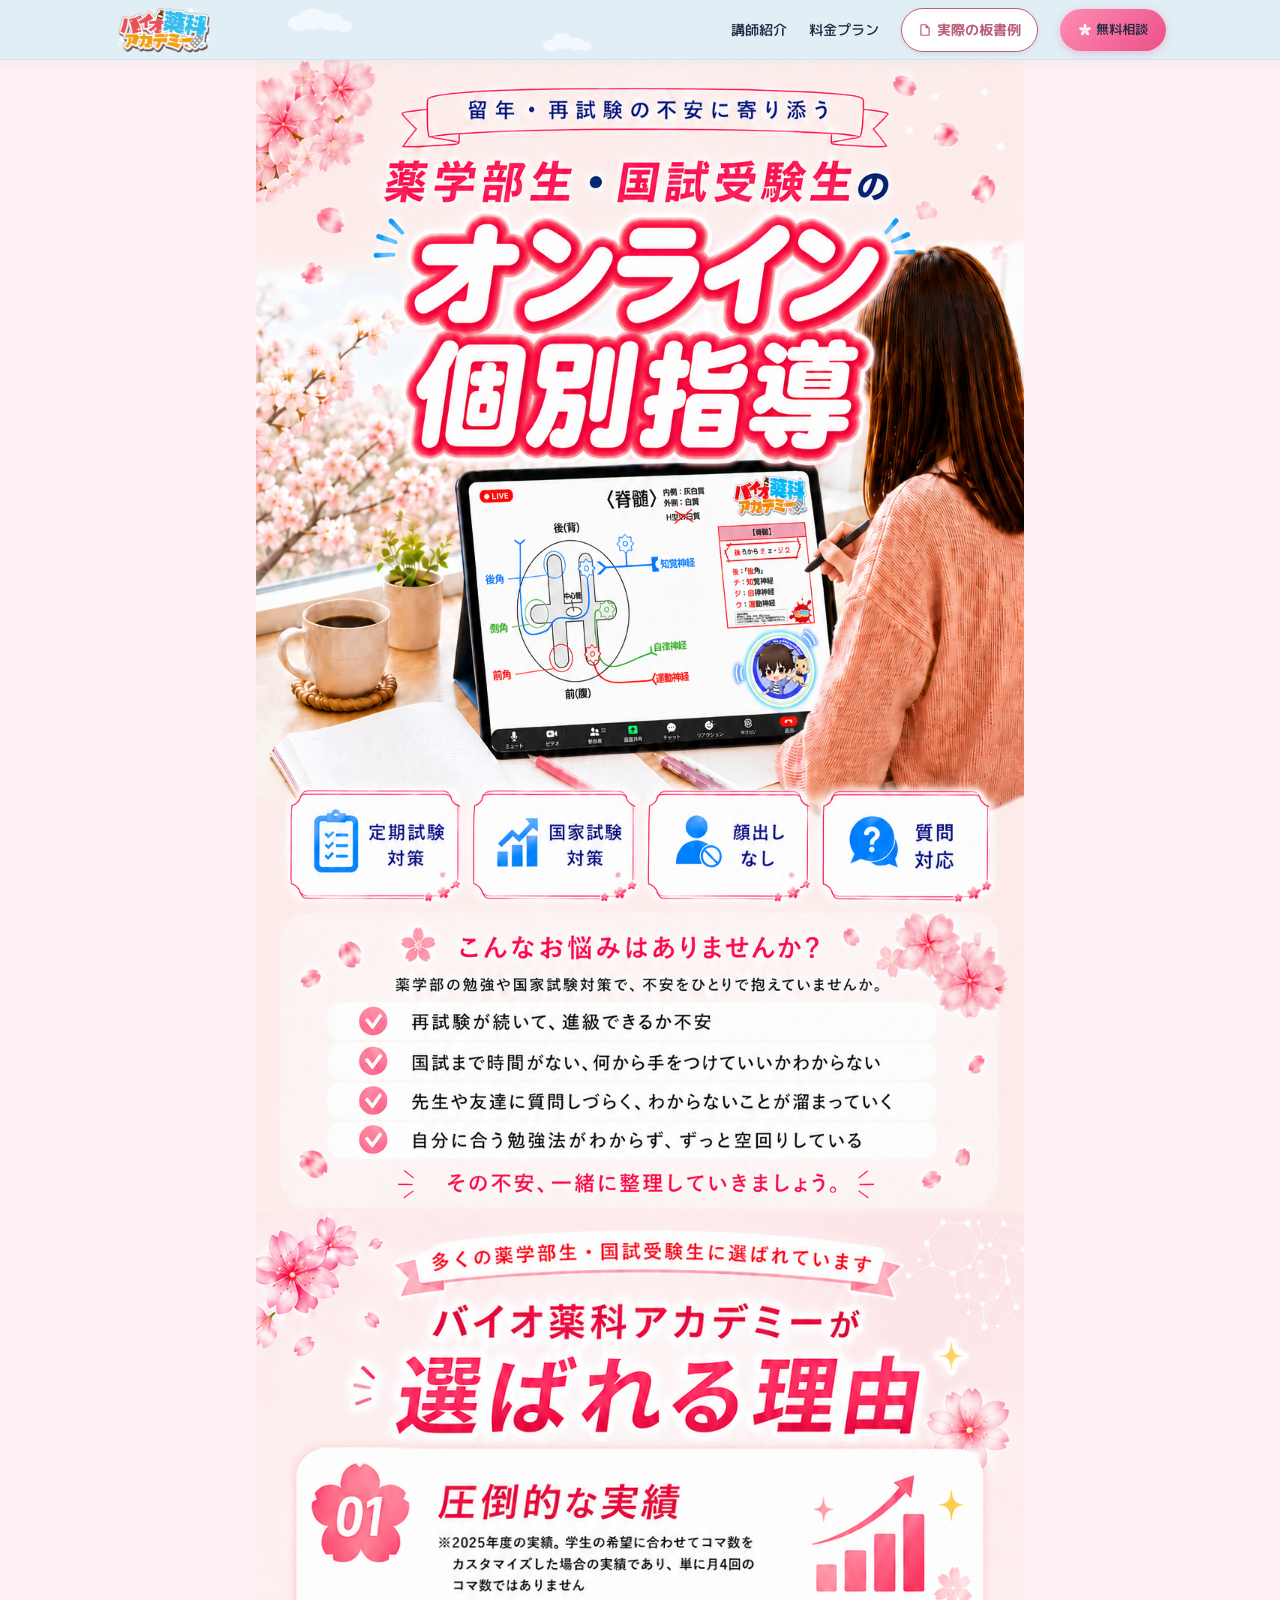
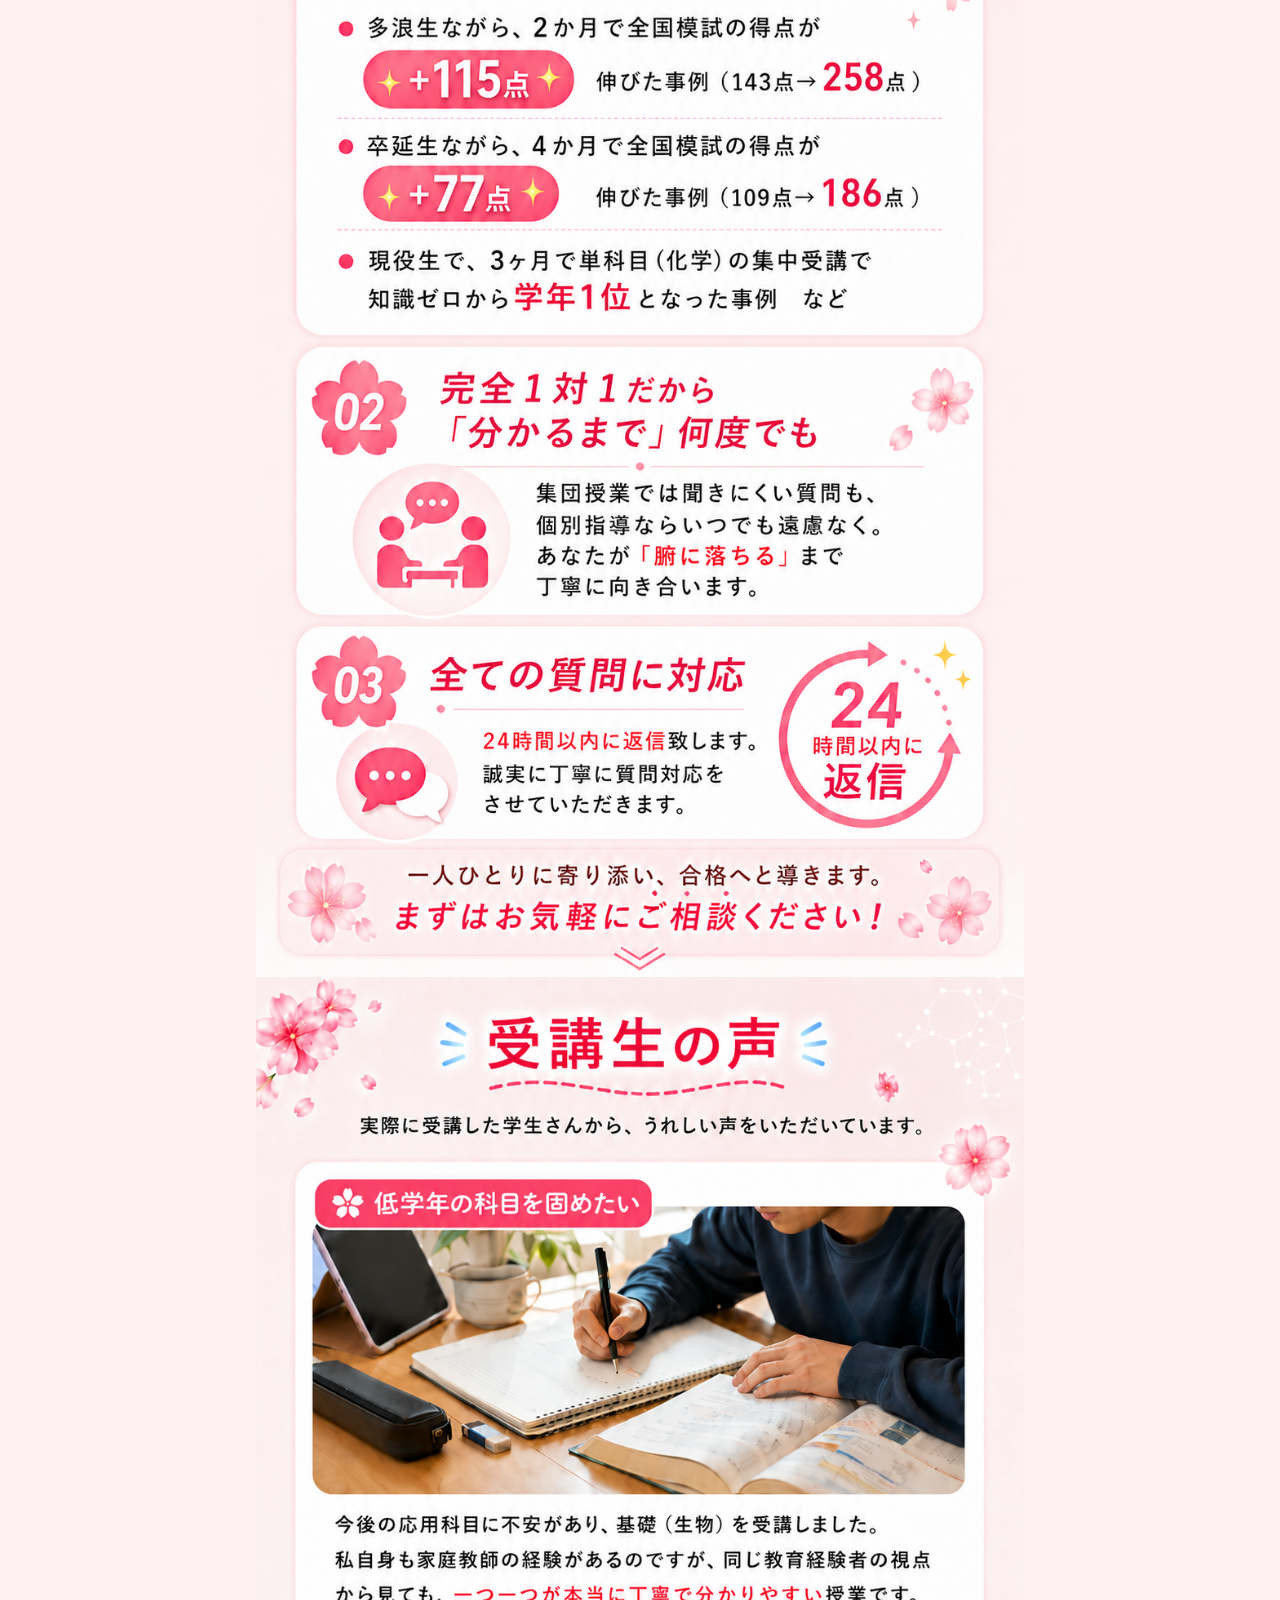
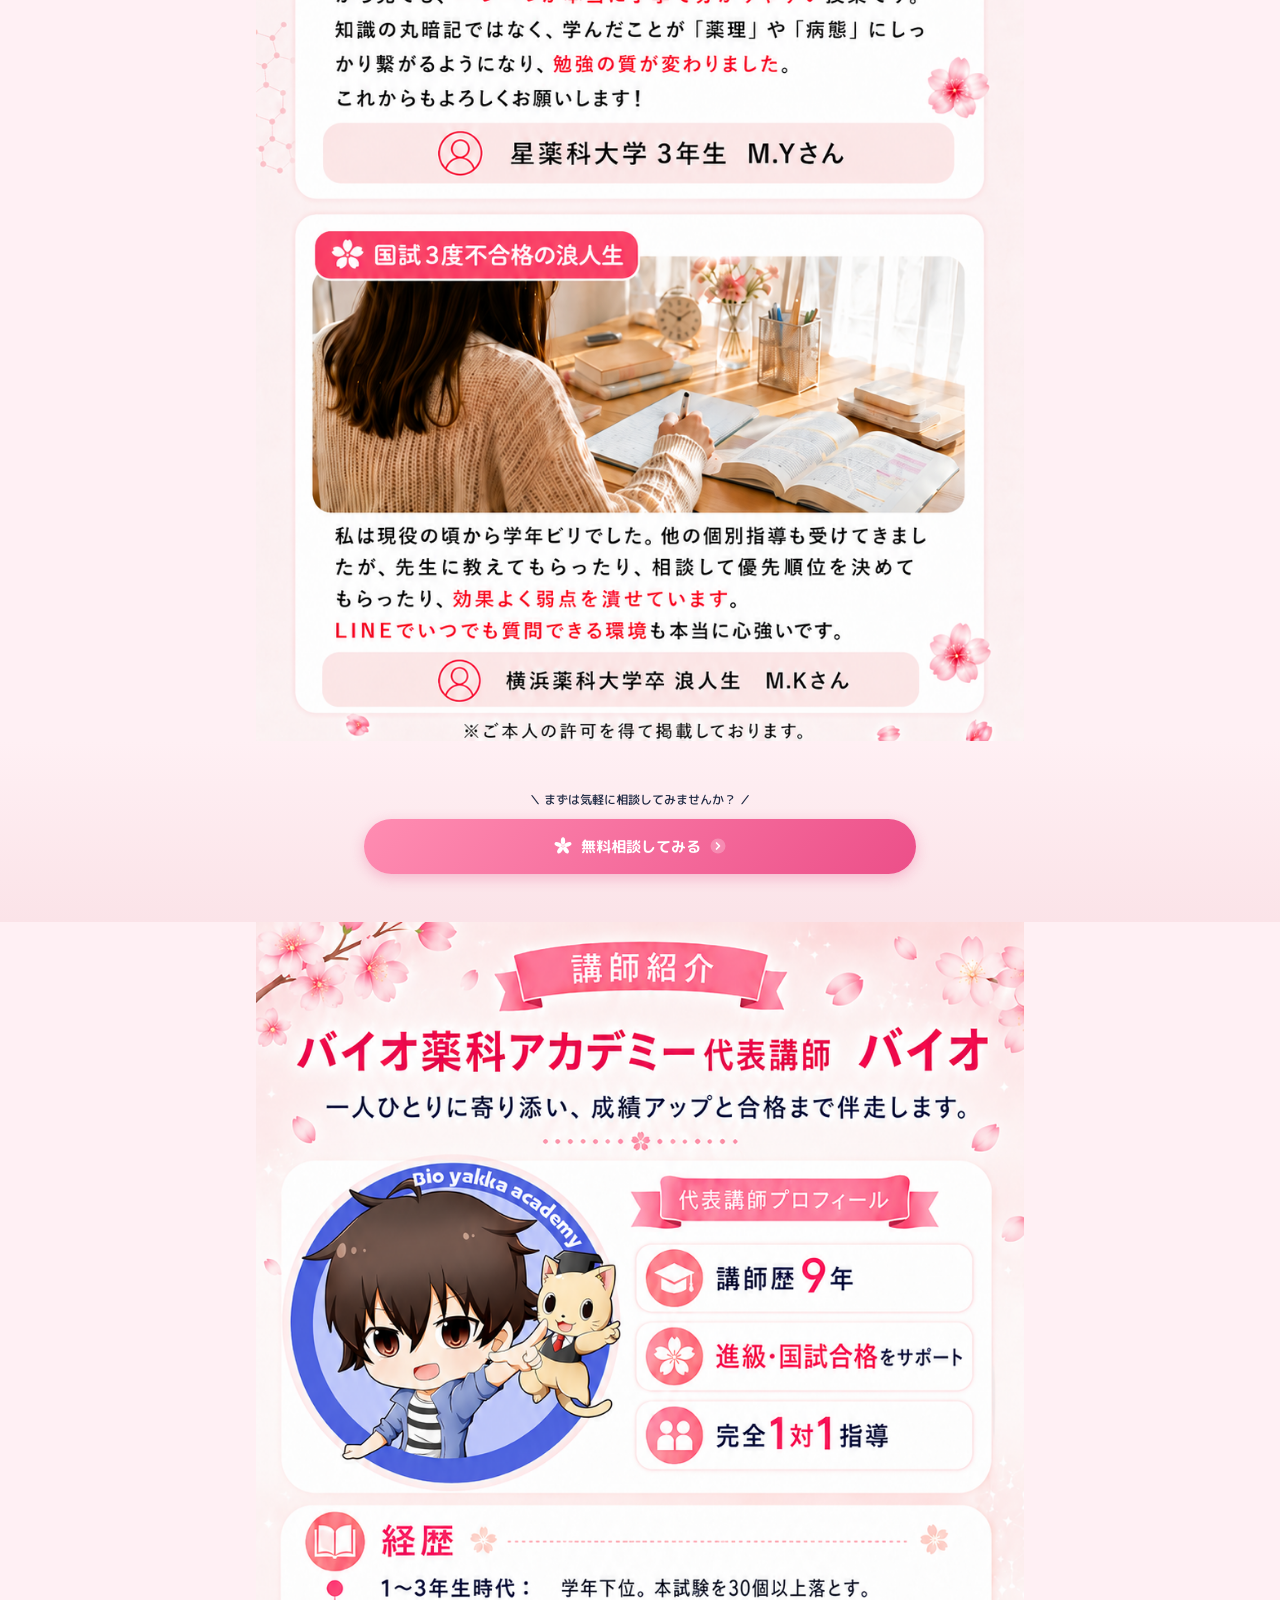
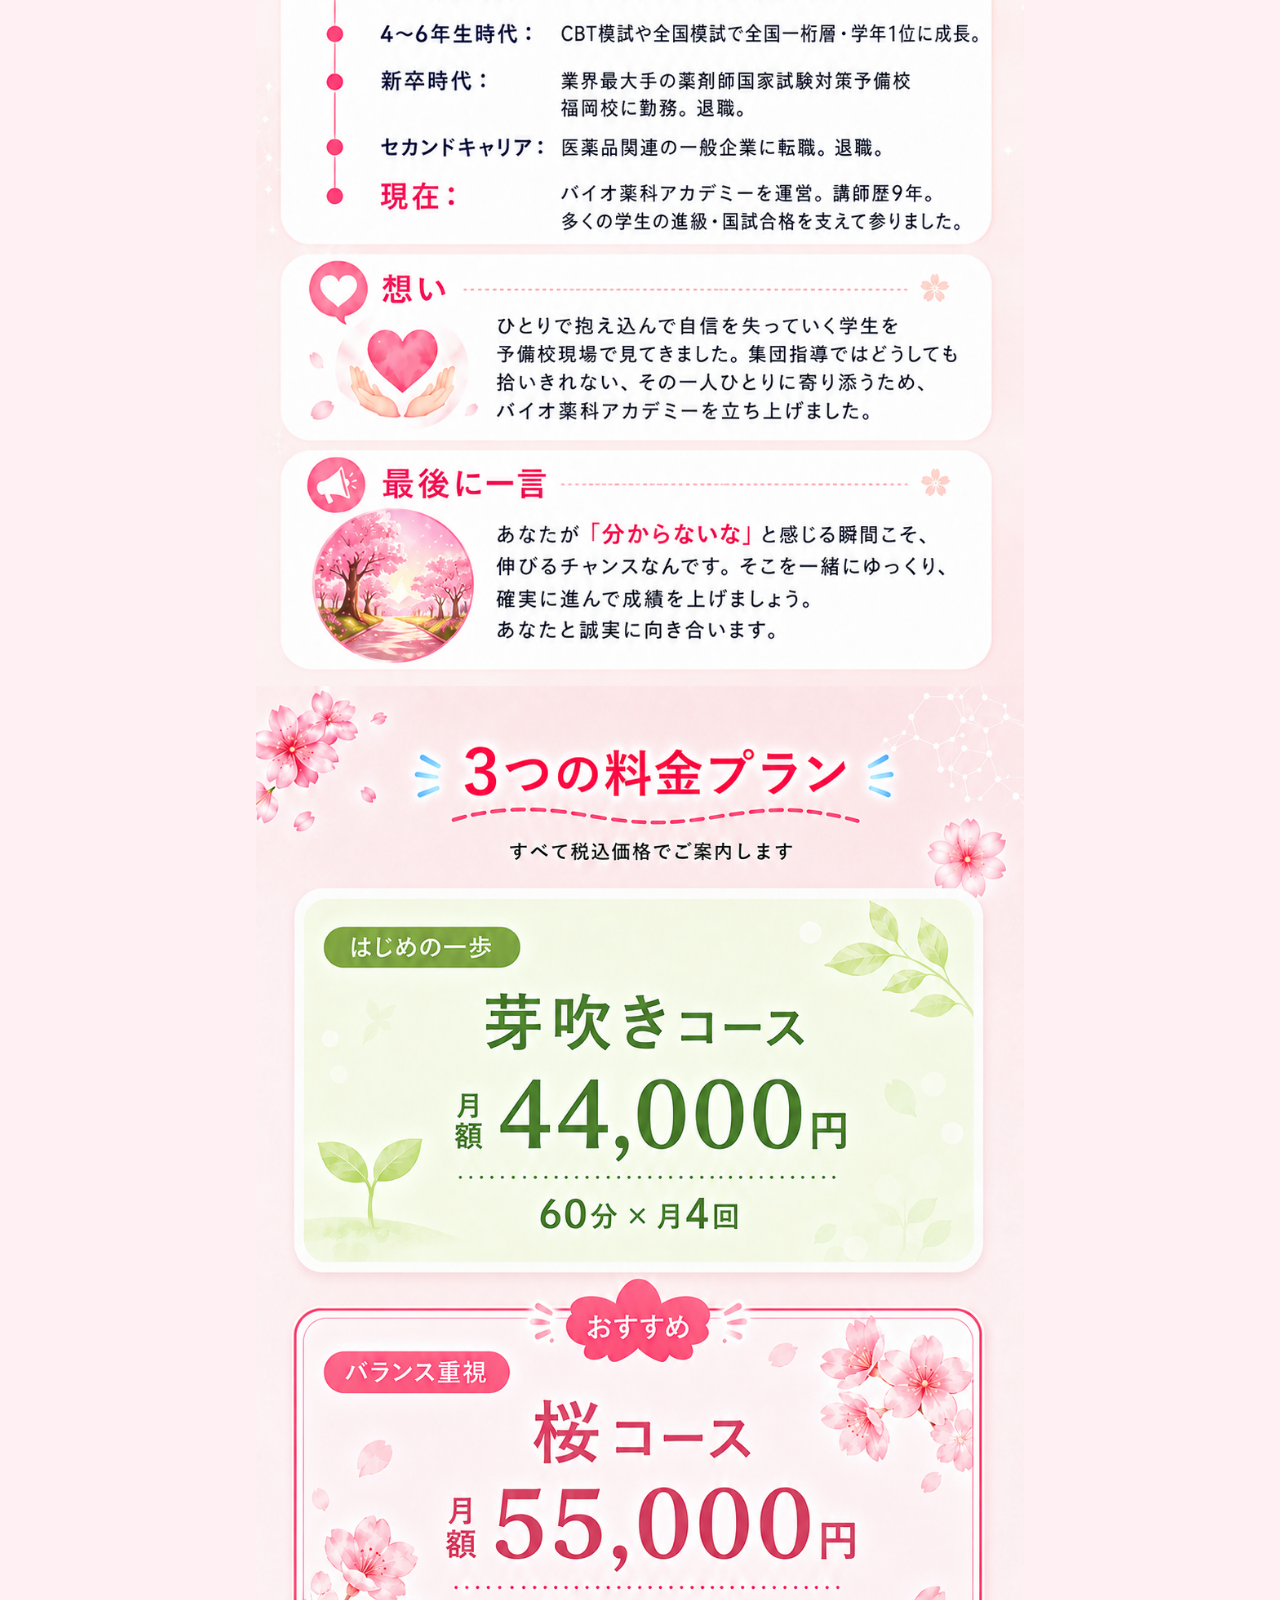
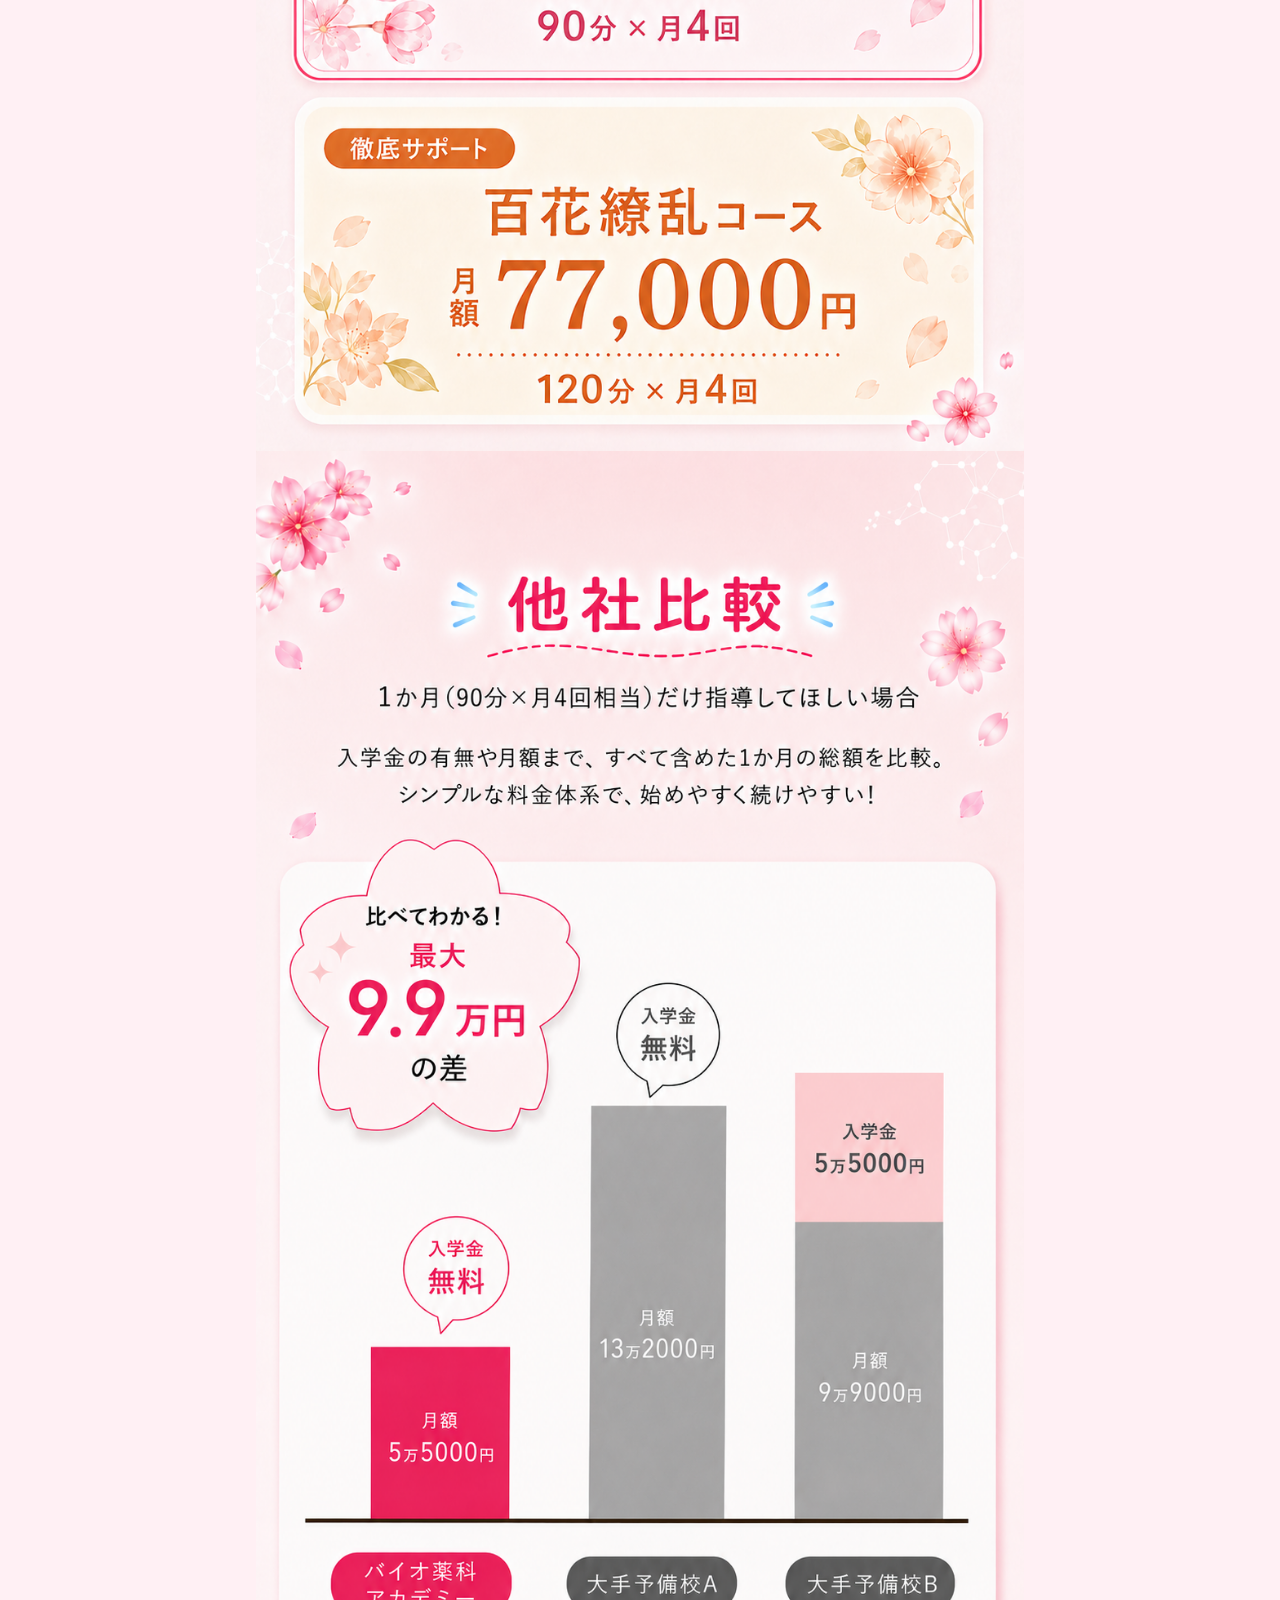
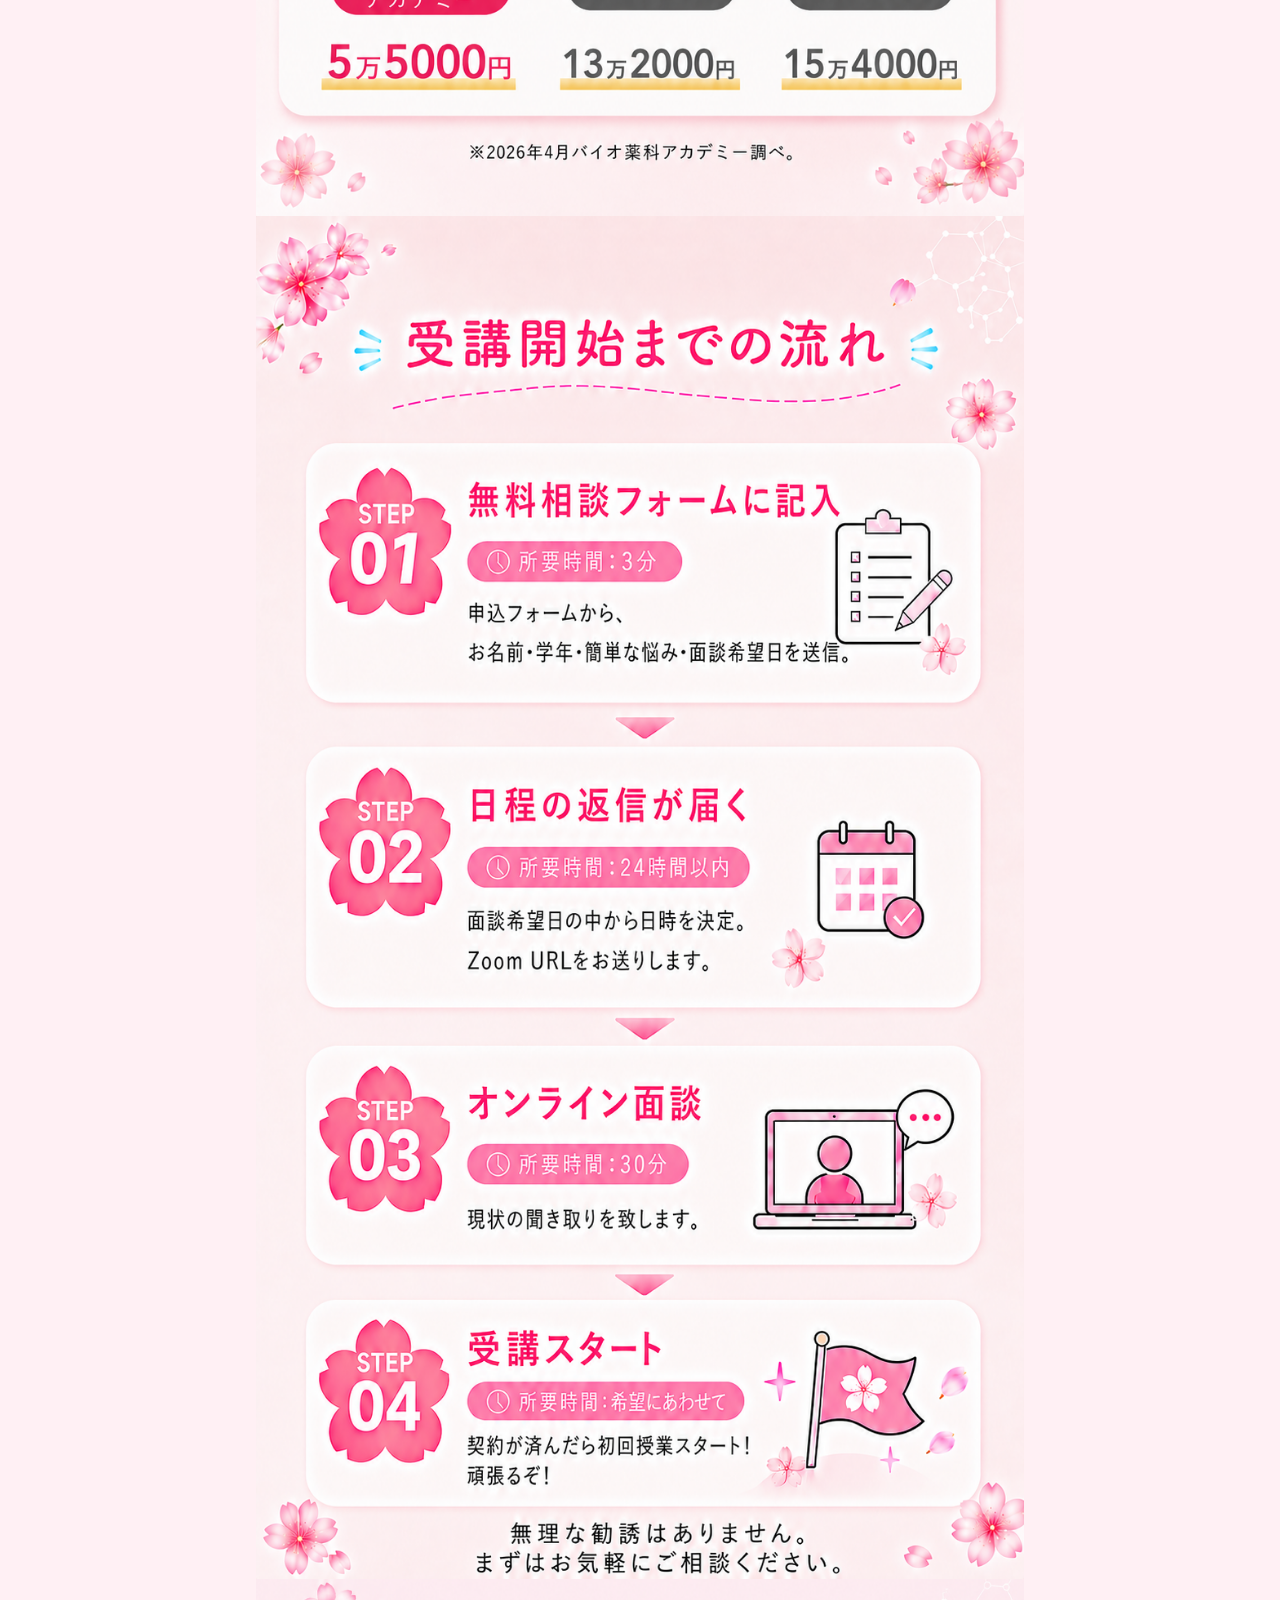
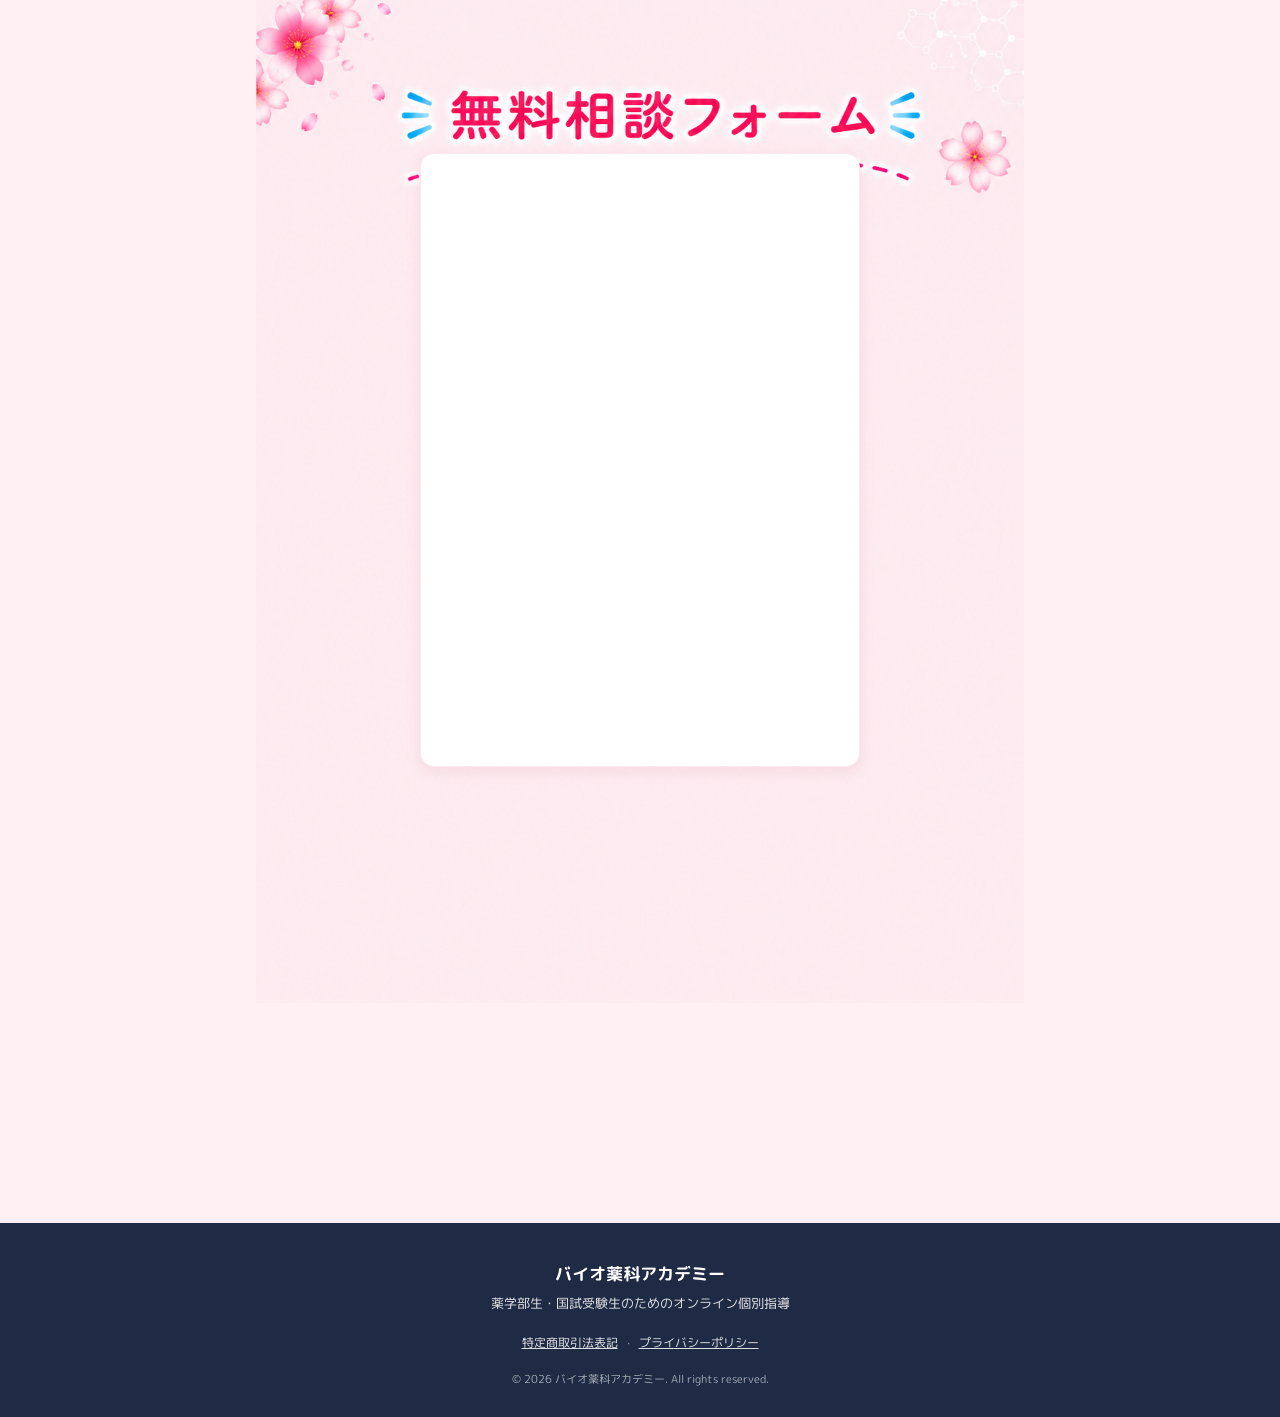
<file: index.html>
<!DOCTYPE html>
<html lang="ja">
<head>
  <meta charset="UTF-8">
  <meta name="viewport" content="width=device-width, initial-scale=1.0">
  <title>バイオ薬科アカデミー｜薬学部生・国試受験生のオンライン個別指導</title>
  <meta name="description" content="留年・再試験の不安に寄り添う、薬学部生・国試受験生のためのオンライン1対1完全個別指導。業界最大手予備校で講師歴9年のバイオが、ひとりひとりに寄り添います。無料相談受付中。">
  <meta name="format-detection" content="telephone=no">

  <!-- OGP -->
  <meta property="og:title" content="バイオ薬科アカデミー｜薬学部生・国試受験生のオンライン個別指導">
  <meta property="og:description" content="留年・再試験の不安に寄り添う、薬学部生・国試受験生のためのオンライン1対1完全個別指導。">
  <meta property="og:type" content="website">
  <meta property="og:image" content="①ヒーローと共感.png">

  <!-- Google Fonts: M PLUS Rounded 1c -->
  <link rel="preconnect" href="https://fonts.googleapis.com">
  <link rel="preconnect" href="https://fonts.gstatic.com" crossorigin>
  <link href="https://fonts.googleapis.com/css2?family=M+PLUS+Rounded+1c:wght@400;500;700&display=swap" rel="stylesheet">

  <!-- GA4 タグ（測定ID：G-TWLWT0NKRB / プロパティ：バイオ薬科アカデミー） -->
  <script async src="https://www.googletagmanager.com/gtag/js?id=G-TWLWT0NKRB"></script>
  <script>
    window.dataLayer = window.dataLayer || [];
    function gtag(){dataLayer.push(arguments);}
    gtag('js', new Date());
    gtag('config', 'G-TWLWT0NKRB');
  </script>

  <link rel="stylesheet" href="styles.css">
</head>
<body>

  <!-- ========== Header ========== -->
  <header class="site-header">
    <div class="header-petals" aria-hidden="true">
      <svg class="cloud cloud-1" viewBox="0 0 80 35">
        <ellipse cx="20" cy="22" rx="13" ry="9" fill="white"/>
        <ellipse cx="35" cy="17" rx="16" ry="12" fill="white"/>
        <ellipse cx="55" cy="20" rx="14" ry="10" fill="white"/>
        <ellipse cx="70" cy="25" rx="10" ry="7" fill="white"/>
      </svg>
      <svg class="cloud cloud-2" viewBox="0 0 80 35">
        <ellipse cx="18" cy="24" rx="11" ry="8" fill="white"/>
        <ellipse cx="33" cy="18" rx="14" ry="11" fill="white"/>
        <ellipse cx="52" cy="22" rx="12" ry="9" fill="white"/>
        <ellipse cx="65" cy="25" rx="9" ry="6" fill="white"/>
      </svg>
      <svg class="petal petal-1" viewBox="0 0 30 30">
        <ellipse cx="15" cy="15" rx="5.5" ry="10" fill="#FFB6C8" transform="rotate(25 15 15)"/>
      </svg>
      <svg class="petal petal-2" viewBox="0 0 30 30">
        <ellipse cx="15" cy="15" rx="4.5" ry="8.5" fill="#FFC8D5" transform="rotate(-30 15 15)"/>
      </svg>
      <svg class="petal petal-3" viewBox="0 0 30 30">
        <ellipse cx="15" cy="15" rx="5" ry="9" fill="#F5A8BD" transform="rotate(50 15 15)"/>
      </svg>
    </div>
    <div class="header-inner">
      <a href="#" class="brand" aria-label="バイオ薬科アカデミー">
        <img src="logo.png" alt="バイオ薬科アカデミー" class="logo">
      </a>

      <nav class="nav-pc" aria-label="メインナビ（PC）">
        <a href="#section-5">講師紹介</a>
        <a href="#section-6">料金プラン</a>
        <a href="機能形態学[20-44p].pdf" target="_blank" rel="noopener" class="nav-pdf">
          <svg viewBox="0 0 24 24" width="14" height="14" aria-hidden="true">
            <path d="M14 2H6c-1.1 0-2 .9-2 2v16c0 1.1.9 2 2 2h12c1.1 0 2-.9 2-2V8l-6-6zm4 18H6V4h7v5h5v11z" fill="currentColor"/>
          </svg>
          実際の板書例
        </a>
        <a href="#section-9" class="btn-header">
          <svg class="sakura-icon-sm" viewBox="0 0 24 24" width="14" height="14" aria-hidden="true">
            <g fill="#FFFFFF">
              <ellipse cx="12" cy="6" rx="2.6" ry="4.6"/>
              <ellipse cx="12" cy="6" rx="2.6" ry="4.6" transform="rotate(72 12 12)"/>
              <ellipse cx="12" cy="6" rx="2.6" ry="4.6" transform="rotate(144 12 12)"/>
              <ellipse cx="12" cy="6" rx="2.6" ry="4.6" transform="rotate(216 12 12)"/>
              <ellipse cx="12" cy="6" rx="2.6" ry="4.6" transform="rotate(288 12 12)"/>
            </g>
            <circle cx="12" cy="12" r="1.7" fill="#FFE5EC"/>
          </svg>
          無料相談
        </a>
      </nav>

      <div class="mobile-controls">
        <a href="機能形態学[20-44p].pdf" target="_blank" rel="noopener" class="mobile-pdf">
          <svg viewBox="0 0 24 24" width="13" height="13" aria-hidden="true">
            <path d="M14 2H6c-1.1 0-2 .9-2 2v16c0 1.1.9 2 2 2h12c1.1 0 2-.9 2-2V8l-6-6zm4 18H6V4h7v5h5v11z" fill="currentColor"/>
          </svg>
          板書例
        </a>
        <a href="#section-9" class="btn-header btn-mobile">
          <svg class="sakura-icon-sm" viewBox="0 0 24 24" width="14" height="14" aria-hidden="true">
            <g fill="#FFFFFF">
              <ellipse cx="12" cy="6" rx="2.6" ry="4.6"/>
              <ellipse cx="12" cy="6" rx="2.6" ry="4.6" transform="rotate(72 12 12)"/>
              <ellipse cx="12" cy="6" rx="2.6" ry="4.6" transform="rotate(144 12 12)"/>
              <ellipse cx="12" cy="6" rx="2.6" ry="4.6" transform="rotate(216 12 12)"/>
              <ellipse cx="12" cy="6" rx="2.6" ry="4.6" transform="rotate(288 12 12)"/>
            </g>
            <circle cx="12" cy="12" r="1.7" fill="#FFE5EC"/>
          </svg>
          無料相談
        </a>
      </div>
    </div>
  </header>

  <main>

    <!-- ========== ① ヒーロー＋共感（統合画像） ========== -->
    <section id="section-1" class="section-img">
      <img src="①ヒーローと共感.png" alt="留年・再試験の不安に寄り添う。薬学部生・国試受験生のオンライン個別指導。定期試験対策・国家試験対策・顔出しなし・質問対応" loading="eager">
    </section>

    <!-- ========== ② 選ばれる理由 ========== -->
    <section id="section-2" class="section-img">
      <img src="02-reasons.png" alt="バイオ薬科アカデミーが選ばれる理由：①圧倒的な実績（多浪生が2か月で全国模試115点アップ等）、②完全1対1だから分かるまで何度でも、③24時間以内に質問返信" loading="lazy">
    </section>

    <!-- ========== ③ 紹介動画＋PDF（HTMLオーバーレイ） — 動画準備中のため一時非表示 ========== -->
    <!--
    <section id="section-3" class="section-img has-overlay">
      <img src="③紹介動画.png" alt="紹介動画" loading="lazy">
      <div class="overlay overlay-3">
        <div class="video-wrapper">
          <iframe
            src="https://www.youtube-nocookie.com/embed/YOUR_VIDEO_ID?rel=0"
            title="バイオ薬科アカデミー 紹介動画"
            frameborder="0"
            allow="accelerometer; clipboard-write; encrypted-media; gyroscope; picture-in-picture"
            allowfullscreen
            loading="lazy"></iframe>
        </div>
        <a href="機能形態学[20-44p].pdf" target="_blank" rel="noopener" class="pdf-card">
          <span class="pdf-icon" aria-hidden="true">
            <svg viewBox="0 0 24 24" width="28" height="28">
              <path d="M14 2H6c-1.1 0-2 .9-2 2v16c0 1.1.9 2 2 2h12c1.1 0 2-.9 2-2V8l-6-6zm4 18H6V4h7v5h5v11z" fill="#B85F76"/>
            </svg>
          </span>
          <span class="pdf-text">実際の教材PDFを見てみる！</span>
          <span class="pdf-arrow" aria-hidden="true">
            <svg viewBox="0 0 24 24" width="18" height="18" fill="none">
              <path d="M9 6l6 6-6 6" stroke="#B85F76" stroke-width="2" stroke-linecap="round" stroke-linejoin="round"/>
            </svg>
          </span>
        </a>
      </div>
    </section>
    -->

    <!-- ========== ④ 受講生の声 ========== -->
    <section id="section-4" class="section-img">
      <img src="④受講生の声.png" alt="受講生の声：低学年の科目を固めたい星薬科大学3年生の声、国試3度不合格の浪人生（横浜薬科大学卒）の声" loading="lazy">
    </section>

    <!-- ========== 中間 CTA ========== -->
    <section class="mid-cta" aria-label="無料相談">
      <div class="container">
        <p class="cta-label">＼ まずは気軽に相談してみませんか？ ／</p>
        <a href="#section-9" class="btn-primary">
          <svg class="sakura-icon" viewBox="0 0 24 24" width="20" height="20" aria-hidden="true">
            <g fill="#FFFFFF">
              <ellipse cx="12" cy="6" rx="2.6" ry="4.6"/>
              <ellipse cx="12" cy="6" rx="2.6" ry="4.6" transform="rotate(72 12 12)"/>
              <ellipse cx="12" cy="6" rx="2.6" ry="4.6" transform="rotate(144 12 12)"/>
              <ellipse cx="12" cy="6" rx="2.6" ry="4.6" transform="rotate(216 12 12)"/>
              <ellipse cx="12" cy="6" rx="2.6" ry="4.6" transform="rotate(288 12 12)"/>
            </g>
            <circle cx="12" cy="12" r="1.7" fill="#FFE5EC"/>
          </svg>
          無料相談してみる
          <svg viewBox="0 0 24 24" width="18" height="18" fill="none" aria-hidden="true">
            <circle cx="12" cy="12" r="10" fill="white" opacity="0.25"/>
            <path d="M10 8l4 4-4 4" stroke="white" stroke-width="2.2" stroke-linecap="round" stroke-linejoin="round"/>
          </svg>
        </a>
      </div>
    </section>

    <!-- ========== ⑤ 講師紹介 ========== -->
    <section id="section-5" class="section-img">
      <img src="⑤講師紹介.png" alt="講師紹介：バイオ（バイオ薬科アカデミー代表講師、薬学部卒、指導歴9年。業界最大手予備校で勤務後、独立。一人ひとりに寄り添う指導を提供）" loading="lazy">
    </section>

    <!-- ========== ⑥ 料金プラン ========== -->
    <section id="section-6" class="section-img">
      <img src="06-pricing.png" alt="3つの料金プラン（すべて税込）：芽吹きコース 月額44,000円（60分×月4回）、桜コース 月額55,000円（90分×月4回・おすすめ）、百花繚乱コース 月額77,000円（120分×月4回）" loading="lazy">
    </section>

    <!-- ========== ⑦ 他社比較 ========== -->
    <section id="section-7" class="section-img">
      <img src="⑦他社比較.png" alt="他社比較：1か月（90分×月4回相当）の総額。バイオ薬科アカデミー 入学金無料・月額5万5000円。大手予備校A 月額13万2000円。大手予備校B 入学金5万5000円・月額9万9000円。最大9.9万円の差。2026年4月バイオ薬科アカデミー調べ" loading="lazy">
    </section>

    <!-- ========== ⑧ 受講の流れ ========== -->
    <section id="section-8" class="section-img">
      <img src="⑧受講の流れ.png" alt="受講開始までの流れ：STEP1 無料相談フォームに記入（3分）、STEP2 日程の返信が届く（24時間以内）、STEP3 オンライン面談（30分）、STEP4 受講スタート（無理な勧誘はありません）" loading="lazy">
    </section>

    <!-- ========== ⑨ フォーム（HTMLオーバーレイ） ========== -->
    <section id="section-9" class="section-img has-overlay">
      <img src="⑨無料フォーム.png" alt="無料相談フォーム" loading="lazy">
      <div class="overlay overlay-9">
        <div class="form-wrapper">
          <!-- Tallyフォーム埋め込み（固定高さ・内部スクロール） -->
          <iframe
            data-tally-src="https://tally.so/embed/Pdv68Q?alignLeft=1&hideTitle=1&transparentBackground=1"
            loading="lazy"
            width="100%"
            height="600"
            frameborder="0"
            title="無料相談フォーム"
            style="max-height: 70vh;"></iframe>
        </div>
      </div>
    </section>

  </main>

  <!-- ========== Footer ========== -->
  <footer class="site-footer">
    <div class="footer-inner">
      <p class="footer-brand">バイオ薬科アカデミー</p>
      <p class="footer-tagline">薬学部生・国試受験生のためのオンライン個別指導</p>
      <nav class="footer-nav" aria-label="フッターナビ">
        <a href="commerce-law.html">特定商取引法表記</a>
        <span aria-hidden="true">·</span>
        <a href="privacy.html">プライバシーポリシー</a>
      </nav>
      <p class="footer-copy">© 2026 バイオ薬科アカデミー. All rights reserved.</p>
    </div>
  </footer>

  <!-- Tally embed loader -->
  <script async src="https://tally.so/widgets/embed.js"></script>

  <!-- Mobile menu toggle -->
  <script>
    (function(){
      function init(){
        var btn = document.getElementById('hamburger');
        var menu = document.getElementById('navMobile');
        if(!btn || !menu) { console.warn('[hamburger] element not found'); return; }
        function toggle(e){
          if(e) e.preventDefault();
          var open = menu.classList.toggle('open');
          btn.classList.toggle('active', open);
          btn.setAttribute('aria-expanded', open ? 'true' : 'false');
        }
        btn.addEventListener('click', toggle);
        btn.addEventListener('touchend', toggle);
        menu.querySelectorAll('a').forEach(function(a){
          a.addEventListener('click', function(){
            menu.classList.remove('open');
            btn.classList.remove('active');
            btn.setAttribute('aria-expanded', 'false');
          });
        });
      }
      if(document.readyState === 'loading'){
        document.addEventListener('DOMContentLoaded', init);
      } else {
        init();
      }
    })();
  </script>

</body>
</html>
</file>
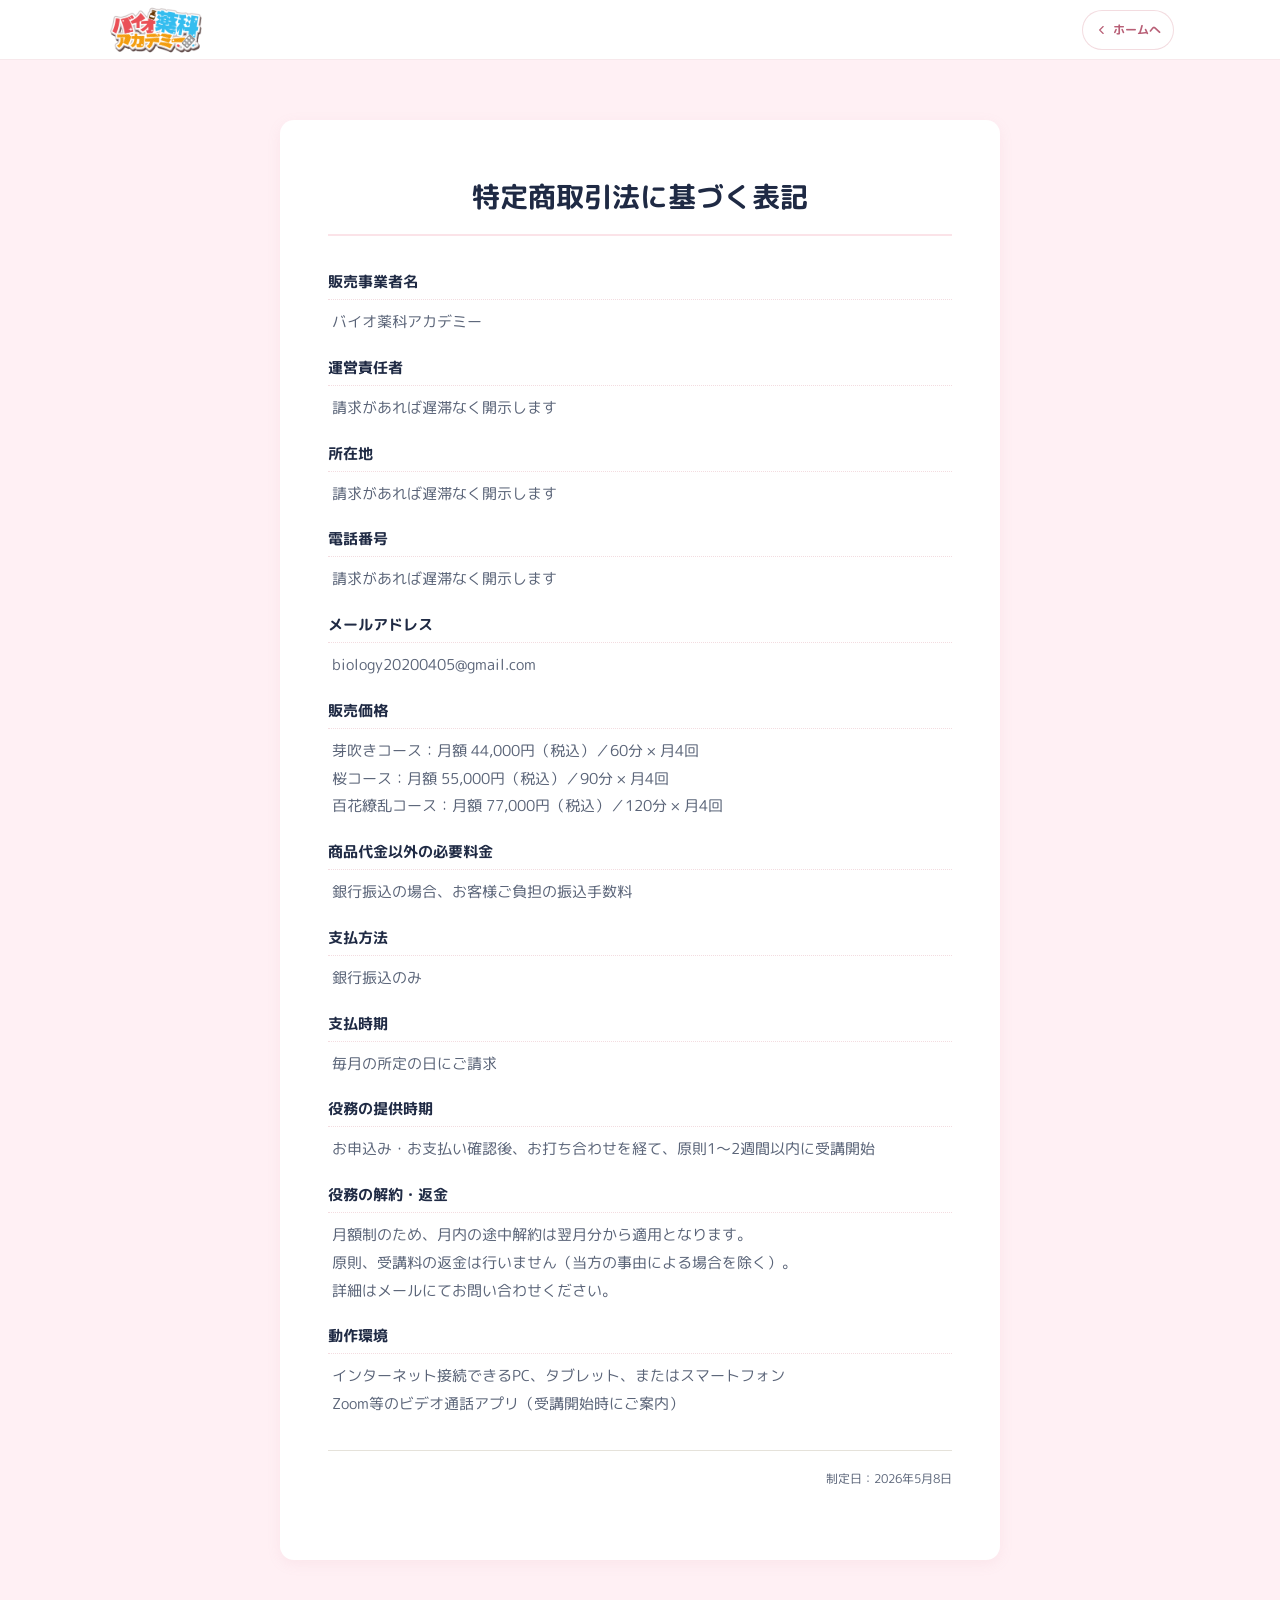
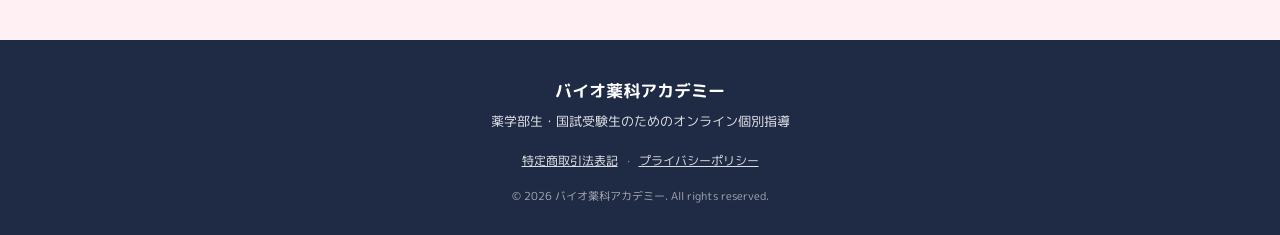
<file: commerce-law.html>
<!DOCTYPE html>
<html lang="ja">
<head>
  <meta charset="UTF-8">
  <meta name="viewport" content="width=device-width, initial-scale=1.0">
  <title>特定商取引法に基づく表記｜バイオ薬科アカデミー</title>
  <meta name="description" content="バイオ薬科アカデミー（薬学部生・国試受験生のためのオンライン個別指導）の特定商取引法に基づく表記。">
  <meta name="robots" content="noindex">

  <link rel="preconnect" href="https://fonts.googleapis.com">
  <link rel="preconnect" href="https://fonts.gstatic.com" crossorigin>
  <link href="https://fonts.googleapis.com/css2?family=M+PLUS+Rounded+1c:wght@400;500;700&display=swap" rel="stylesheet">

  <!-- GA4 タグ（測定ID：G-TWLWT0NKRB / プロパティ：バイオ薬科アカデミー） -->
  <script async src="https://www.googletagmanager.com/gtag/js?id=G-TWLWT0NKRB"></script>
  <script>
    window.dataLayer = window.dataLayer || [];
    function gtag(){dataLayer.push(arguments);}
    gtag('js', new Date());
    gtag('config', 'G-TWLWT0NKRB');
  </script>

  <link rel="stylesheet" href="styles.css">
</head>
<body class="legal-body">

  <!-- Simple Header -->
  <header class="legal-header">
    <div class="header-inner">
      <a href="index.html" class="brand" aria-label="ホームへ戻る">
        <img src="logo.png" alt="バイオ薬科アカデミー" class="logo">
      </a>
      <a href="index.html" class="legal-home-btn">
        <svg viewBox="0 0 24 24" width="14" height="14" fill="none" aria-hidden="true">
          <path d="M14 6l-6 6 6 6" stroke="currentColor" stroke-width="2" stroke-linecap="round" stroke-linejoin="round"/>
        </svg>
        ホームへ
      </a>
    </div>
  </header>

  <main class="legal-page">
    <article class="container">
      <h1>特定商取引法に基づく表記</h1>

      <dl>
        <dt>販売事業者名</dt>
        <dd>バイオ薬科アカデミー</dd>

        <dt>運営責任者</dt>
        <dd>請求があれば遅滞なく開示します</dd>

        <dt>所在地</dt>
        <dd>請求があれば遅滞なく開示します</dd>

        <dt>電話番号</dt>
        <dd>請求があれば遅滞なく開示します</dd>

        <dt>メールアドレス</dt>
        <dd>biology20200405@gmail.com</dd>

        <dt>販売価格</dt>
        <dd>
          芽吹きコース：月額 44,000円（税込）／60分 × 月4回<br>
          桜コース：月額 55,000円（税込）／90分 × 月4回<br>
          百花繚乱コース：月額 77,000円（税込）／120分 × 月4回
        </dd>

        <dt>商品代金以外の必要料金</dt>
        <dd>銀行振込の場合、お客様ご負担の振込手数料</dd>

        <dt>支払方法</dt>
        <dd>銀行振込のみ</dd>

        <dt>支払時期</dt>
        <dd>毎月の所定の日にご請求</dd>

        <dt>役務の提供時期</dt>
        <dd>お申込み・お支払い確認後、お打ち合わせを経て、原則1〜2週間以内に受講開始</dd>

        <dt>役務の解約・返金</dt>
        <dd>
          月額制のため、月内の途中解約は翌月分から適用となります。<br>
          原則、受講料の返金は行いません（当方の事由による場合を除く）。<br>
          詳細はメールにてお問い合わせください。
        </dd>

        <dt>動作環境</dt>
        <dd>
          インターネット接続できるPC、タブレット、またはスマートフォン<br>
          Zoom等のビデオ通話アプリ（受講開始時にご案内）
        </dd>
      </dl>

      <p class="updated">制定日：2026年5月8日</p>
    </article>
  </main>

  <!-- Footer (LPと共通) -->
  <footer class="site-footer">
    <div class="footer-inner">
      <p class="footer-brand">バイオ薬科アカデミー</p>
      <p class="footer-tagline">薬学部生・国試受験生のためのオンライン個別指導</p>
      <nav class="footer-nav" aria-label="フッターナビ">
        <a href="commerce-law.html">特定商取引法表記</a>
        <span aria-hidden="true">·</span>
        <a href="privacy.html">プライバシーポリシー</a>
      </nav>
      <p class="footer-copy">© 2026 バイオ薬科アカデミー. All rights reserved.</p>
    </div>
  </footer>

</body>
</html>
</file>
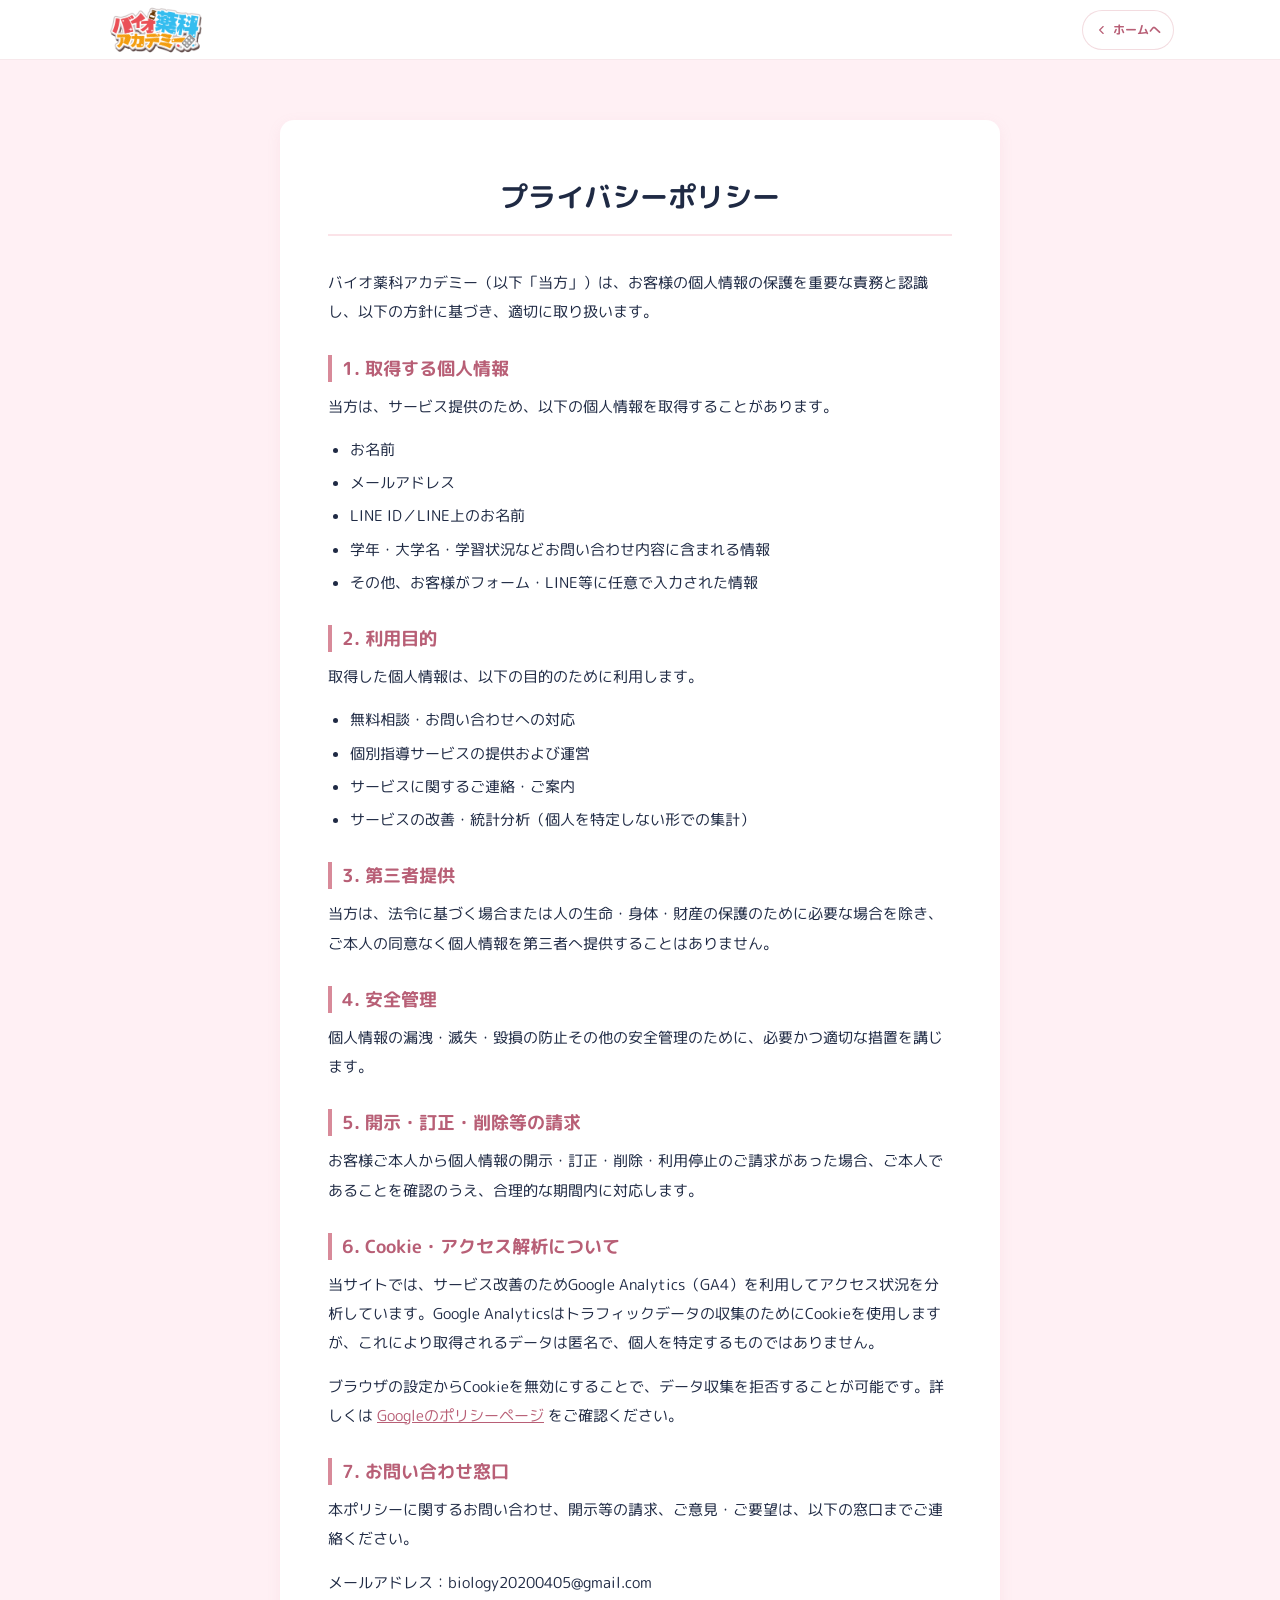
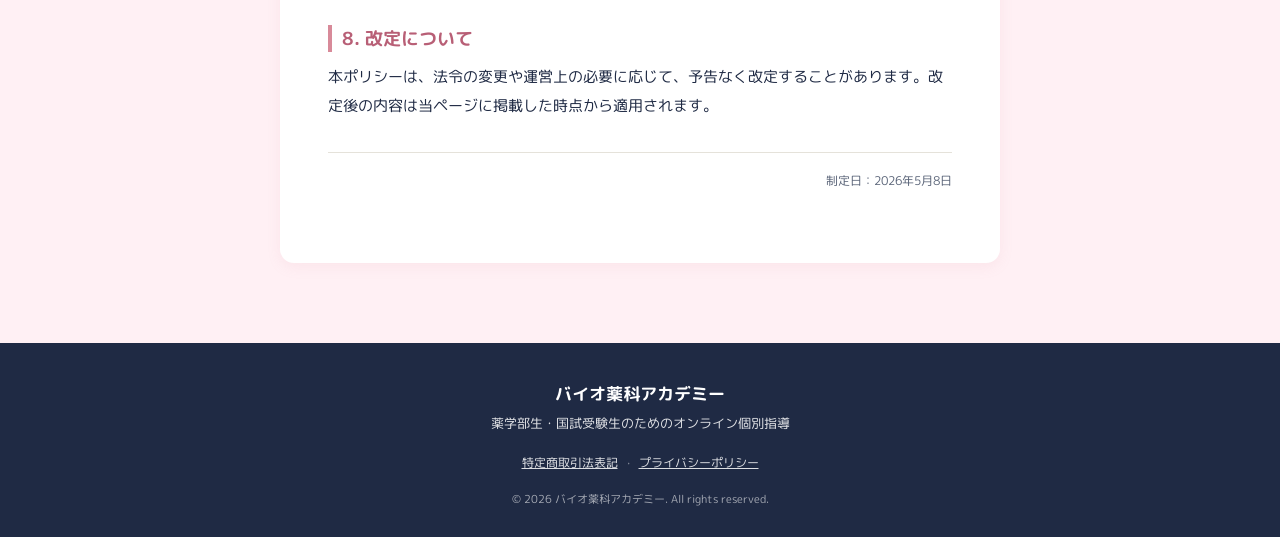
<file: privacy.html>
<!DOCTYPE html>
<html lang="ja">
<head>
  <meta charset="UTF-8">
  <meta name="viewport" content="width=device-width, initial-scale=1.0">
  <title>プライバシーポリシー｜バイオ薬科アカデミー</title>
  <meta name="description" content="バイオ薬科アカデミー（薬学部生・国試受験生のためのオンライン個別指導）のプライバシーポリシー。">
  <meta name="robots" content="noindex">

  <link rel="preconnect" href="https://fonts.googleapis.com">
  <link rel="preconnect" href="https://fonts.gstatic.com" crossorigin>
  <link href="https://fonts.googleapis.com/css2?family=M+PLUS+Rounded+1c:wght@400;500;700&display=swap" rel="stylesheet">

  <!-- GA4 タグ（測定ID：G-TWLWT0NKRB / プロパティ：バイオ薬科アカデミー） -->
  <script async src="https://www.googletagmanager.com/gtag/js?id=G-TWLWT0NKRB"></script>
  <script>
    window.dataLayer = window.dataLayer || [];
    function gtag(){dataLayer.push(arguments);}
    gtag('js', new Date());
    gtag('config', 'G-TWLWT0NKRB');
  </script>

  <link rel="stylesheet" href="styles.css">
</head>
<body class="legal-body">

  <!-- Simple Header -->
  <header class="legal-header">
    <div class="header-inner">
      <a href="index.html" class="brand" aria-label="ホームへ戻る">
        <img src="logo.png" alt="バイオ薬科アカデミー" class="logo">
      </a>
      <a href="index.html" class="legal-home-btn">
        <svg viewBox="0 0 24 24" width="14" height="14" fill="none" aria-hidden="true">
          <path d="M14 6l-6 6 6 6" stroke="currentColor" stroke-width="2" stroke-linecap="round" stroke-linejoin="round"/>
        </svg>
        ホームへ
      </a>
    </div>
  </header>

  <main class="legal-page">
    <article class="container">
      <h1>プライバシーポリシー</h1>

      <p>
        バイオ薬科アカデミー（以下「当方」）は、お客様の個人情報の保護を重要な責務と認識し、以下の方針に基づき、適切に取り扱います。
      </p>

      <h2>1. 取得する個人情報</h2>
      <p>当方は、サービス提供のため、以下の個人情報を取得することがあります。</p>
      <ul>
        <li>お名前</li>
        <li>メールアドレス</li>
        <li>LINE ID／LINE上のお名前</li>
        <li>学年・大学名・学習状況などお問い合わせ内容に含まれる情報</li>
        <li>その他、お客様がフォーム・LINE等に任意で入力された情報</li>
      </ul>

      <h2>2. 利用目的</h2>
      <p>取得した個人情報は、以下の目的のために利用します。</p>
      <ul>
        <li>無料相談・お問い合わせへの対応</li>
        <li>個別指導サービスの提供および運営</li>
        <li>サービスに関するご連絡・ご案内</li>
        <li>サービスの改善・統計分析（個人を特定しない形での集計）</li>
      </ul>

      <h2>3. 第三者提供</h2>
      <p>
        当方は、法令に基づく場合または人の生命・身体・財産の保護のために必要な場合を除き、ご本人の同意なく個人情報を第三者へ提供することはありません。
      </p>

      <h2>4. 安全管理</h2>
      <p>
        個人情報の漏洩・滅失・毀損の防止その他の安全管理のために、必要かつ適切な措置を講じます。
      </p>

      <h2>5. 開示・訂正・削除等の請求</h2>
      <p>
        お客様ご本人から個人情報の開示・訂正・削除・利用停止のご請求があった場合、ご本人であることを確認のうえ、合理的な期間内に対応します。
      </p>

      <h2>6. Cookie・アクセス解析について</h2>
      <p>
        当サイトでは、サービス改善のためGoogle Analytics（GA4）を利用してアクセス状況を分析しています。Google Analyticsはトラフィックデータの収集のためにCookieを使用しますが、これにより取得されるデータは匿名で、個人を特定するものではありません。
      </p>
      <p>
        ブラウザの設定からCookieを無効にすることで、データ収集を拒否することが可能です。詳しくは <a href="https://policies.google.com/technologies/partner-sites" target="_blank" rel="noopener">Googleのポリシーページ</a> をご確認ください。
      </p>

      <h2>7. お問い合わせ窓口</h2>
      <p>
        本ポリシーに関するお問い合わせ、開示等の請求、ご意見・ご要望は、以下の窓口までご連絡ください。
      </p>
      <p>
        メールアドレス：biology20200405@gmail.com
      </p>

      <h2>8. 改定について</h2>
      <p>
        本ポリシーは、法令の変更や運営上の必要に応じて、予告なく改定することがあります。改定後の内容は当ページに掲載した時点から適用されます。
      </p>

      <p class="updated">制定日：2026年5月8日</p>
    </article>
  </main>

  <footer class="site-footer">
    <div class="footer-inner">
      <p class="footer-brand">バイオ薬科アカデミー</p>
      <p class="footer-tagline">薬学部生・国試受験生のためのオンライン個別指導</p>
      <nav class="footer-nav" aria-label="フッターナビ">
        <a href="commerce-law.html">特定商取引法表記</a>
        <span aria-hidden="true">·</span>
        <a href="privacy.html">プライバシーポリシー</a>
      </nav>
      <p class="footer-copy">© 2026 バイオ薬科アカデミー. All rights reserved.</p>
    </div>
  </footer>

</body>
</html>
</file>
<file: styles.css>
/* ============================================
   バイオ薬科アカデミー LP — Stylesheet
   構成：9セクション全部画像、③⑨にHTMLオーバーレイ、
   ④⑤の間にCTA、ヘッダー・フッターHTML
   モバイルファースト、768px以上でPCレイアウト
   ============================================ */

/* ========== CSS Variables ========== */
:root {
  /* メインアクセント */
  --color-sakura-deep: #B85F76;
  --color-sakura: #D88A99;
  --color-sakura-tint: #FBE3E8;
  --color-sakura-bg: #FFF0F4;

  /* テキスト */
  --color-text: #1F2A44;
  --color-text-mute: #5A6478;

  /* ベース */
  --color-white: #FFFFFF;
  --color-bg: #FAFAF7;
  --color-border: #E5E2DA;

  /* LINE公式 */
  --color-line: #06C755;

  /* タイポ */
  --font-base: 'M PLUS Rounded 1c', 'Hiragino Maru Gothic ProN', 'Hiragino Sans', 'Yu Gothic', sans-serif;

  /* レイアウト */
  --container-max: 1100px;
  --section-img-max: 768px;
  --header-height: 60px;
}

/* ========== Reset & Base ========== */
*, *::before, *::after {
  box-sizing: border-box;
  margin: 0;
  padding: 0;
}

html {
  scroll-behavior: smooth;
  font-size: 16px;
  -webkit-text-size-adjust: 100%;
}

body {
  font-family: var(--font-base);
  font-weight: 400;
  font-size: 16px;
  line-height: 1.8;
  color: var(--color-text);
  background: var(--color-sakura-bg);
  -webkit-font-smoothing: antialiased;
  -moz-osx-font-smoothing: grayscale;
}

img, picture, svg, iframe {
  max-width: 100%;
  display: block;
}

a {
  color: inherit;
  text-decoration: none;
}

button {
  font-family: inherit;
  cursor: pointer;
  border: none;
  background: none;
}

/* ========== Container ========== */
.container {
  width: 100%;
  max-width: var(--container-max);
  margin: 0 auto;
  padding: 0 24px;
}

/* ========== Header ========== */
.site-header {
  position: sticky;
  top: 0;
  z-index: 100;
  background: rgba(220, 238, 245, 0.85);
  -webkit-backdrop-filter: blur(10px);
  backdrop-filter: blur(10px);
  border-bottom: 1px solid rgba(173, 210, 222, 0.3);
  box-shadow: 0 2px 12px rgba(173, 210, 222, 0.2);
  height: 60px;
  width: 100%;
  overflow: hidden;
}

/* 桜の花びらが流れるアニメーション */
.header-petals {
  position: absolute;
  inset: 0;
  pointer-events: none;
  overflow: hidden;
  z-index: 1;
}

.petal {
  position: absolute;
  width: 14px;
  height: 14px;
  opacity: 0;
}

.petal-1 { top: 10px; animation: header-drift 16s linear infinite -3s; }
.petal-2 { top: 32px; animation: header-drift 13s linear infinite -8s; }
.petal-3 { top: 20px; animation: header-drift 19s linear infinite -14s; }

@keyframes header-drift {
  0% { transform: translateX(calc(100vw + 30px)) rotate(0); opacity: 0; }
  8%, 92% { opacity: 0.7; }
  100% { transform: translateX(-30px) rotate(540deg); opacity: 0; }
}

/* 雲：静的に配置（動かさない） */
.cloud {
  position: absolute;
  height: auto;
  opacity: 0.55;
}

/* スマホ：ロゴと右ボタン群の間、左寄りに配置（板書例ボタンと被らないように） */
.cloud-1 {
  width: 50px;
  top: 6px;
  left: 26%;
}

.cloud-2 {
  width: 42px;
  top: 30px;
  left: 36%;
  right: auto;
}

/* タブレット */
@media (min-width: 481px) {
  .cloud-1 { width: 60px; left: 22%; top: 4px; }
  .cloud-2 { width: 50px; left: 38%; top: 28px; }
}

/* PC：ロゴとナビ群の間、左寄り */
@media (min-width: 768px) {
  .cloud-1 { width: 70px; left: 22%; top: 4px; }
  .cloud-2 { width: 58px; left: 42%; top: 28px; }
}

@media (prefers-reduced-motion: reduce) {
  .petal { animation: none !important; display: none; }
}

/* タグライン */
.brand-tagline {
  font-size: 10px;
  color: var(--color-sakura-deep);
  font-weight: 500;
  margin-left: 8px;
  white-space: nowrap;
  letter-spacing: 0.02em;
}

@media (max-width: 480px) {
  .brand-tagline { display: none; }
}

@media (min-width: 768px) {
  .brand-tagline { font-size: 11px; margin-left: 12px; }
}

.header-inner {
  box-sizing: border-box;
  position: relative;
  z-index: 2;
  height: 60px;
  width: 100%;
  display: flex !important;
  flex-direction: row !important;
  flex-wrap: nowrap !important;
  align-items: center;
  justify-content: space-between;
  gap: 8px;
  padding: 0 12px;
  max-width: var(--container-max);
  margin: 0 auto;
}

.brand {
  display: inline-flex !important;
  align-items: center;
  flex-shrink: 0;
  flex-grow: 0;
  height: 60px;
}

.brand img.logo {
  height: 46px !important;
  max-height: 46px !important;
  width: auto !important;
  max-width: 60vw !important;
  display: block;
  object-fit: contain;
}

.nav-pc { display: none !important; }

.btn-header {
  display: inline-flex;
  align-items: center;
  gap: 4px;
  background: linear-gradient(135deg, #FF8DB2, #EC4F89);
  color: var(--color-white);
  padding: 8px 14px;
  border-radius: 999px;
  font-size: 12px;
  font-weight: 700;
  white-space: nowrap;
  box-shadow: 0 2px 8px rgba(236, 79, 137, 0.3);
}

.sakura-icon-sm { flex-shrink: 0; }

.mobile-controls {
  display: flex !important;
  flex-direction: row !important;
  align-items: center;
  gap: 6px;
  flex-shrink: 0;
  flex-grow: 0;
  height: 60px;
}
.mobile-pdf {
  display: inline-flex !important;
  align-items: center;
  gap: 4px;
  padding: 6px 10px;
  font-size: 11px;
  font-weight: 600;
  color: var(--color-sakura-deep);
  background: #FFFFFF;
  border: 1.5px solid var(--color-sakura-deep);
  border-radius: 20px;
  height: 32px;
  box-sizing: border-box;
  white-space: nowrap;
  flex-shrink: 0;
  text-decoration: none;
  box-shadow: 0 1px 3px rgba(184, 95, 118, 0.15);
  transition: background 0.2s, transform 0.1s;
}

.mobile-pdf:active {
  transform: scale(0.97);
  background: #FFF0F4;
}

.btn-mobile {
  padding: 6px 10px;
  font-size: 11px;
  white-space: nowrap;
  display: inline-flex !important;
  align-items: center;
  height: 32px;
}

.hamburger {
  width: 32px;
  height: 32px;
  display: flex;
  flex-direction: column;
  justify-content: center;
  align-items: center;
  gap: 5px;
  padding: 0;
  cursor: pointer;
  position: relative;
  z-index: 3;
  -webkit-tap-highlight-color: rgba(0,0,0,0.1);
  touch-action: manipulation;
}

.hamburger span { pointer-events: none; }

.hamburger span {
  display: block;
  width: 22px;
  height: 2px;
  background: var(--color-text);
  border-radius: 2px;
  transition: transform 0.2s, opacity 0.2s;
}

.hamburger.active span:nth-child(1) { transform: translateY(7px) rotate(45deg); }
.hamburger.active span:nth-child(2) { opacity: 0; }
.hamburger.active span:nth-child(3) { transform: translateY(-7px) rotate(-45deg); }

.nav-mobile {
  display: none;
  position: fixed;
  top: 60px;
  left: 0;
  right: 0;
  background: #FFF0F4;
  padding: 8px 16px;
  border-bottom: 1px solid var(--color-border);
  z-index: 99;
  box-shadow: 0 6px 16px rgba(0,0,0,0.08);
}

.nav-mobile.open { display: block; }

.nav-mobile a {
  display: block;
  padding: 14px 8px;
  font-size: 15px;
  font-weight: 500;
  color: var(--color-text);
  border-bottom: 0.5px solid var(--color-border);
}

.nav-mobile a:last-child { border-bottom: none; }

@media (min-width: 768px) {
  .header-inner { padding: 0 24px; }
  .brand img.logo { height: 52px !important; max-height: 52px !important; }
  .nav-pc {
    display: flex !important;
    align-items: center;
    gap: 22px;
  }
  .nav-pc a {
    font-size: 14px;
    font-weight: 500;
    color: var(--color-text);
    transition: opacity 0.2s;
  }
  .nav-pc a:hover { opacity: 0.7; }
  .nav-pc .nav-pdf {
    display: inline-flex;
    align-items: center;
    gap: 5px;
    padding: 8px 16px;
    color: var(--color-sakura-deep);
    font-weight: 600;
    background: #FFFFFF;
    border: 1.5px solid var(--color-sakura-deep);
    border-radius: 22px;
    text-decoration: none;
    box-shadow: 0 2px 5px rgba(184, 95, 118, 0.15);
    transition: background 0.2s, transform 0.1s;
  }
  .nav-pc .nav-pdf:hover {
    background: #FFF0F4;
    opacity: 1;
  }
  .nav-pc .nav-pdf:active {
    transform: scale(0.97);
  }
  .nav-pc .btn-header { font-size: 13px; padding: 9px 18px; }
  .mobile-controls { display: none !important; }
  .nav-mobile { display: none !important; }
  .nav-mobile.open { display: none !important; }
}

/* ========== Sections (画像ベース) ========== */
main { background: var(--color-sakura-bg); }

.section-img { background: var(--color-sakura-bg); }

.section-img > img {
  width: 100%;
  height: auto;
  display: block;
  margin: 0 auto;
  max-width: var(--section-img-max);
}

/* ========== Sections with HTML Overlay (③ 紹介動画 / ⑨ フォーム) ========== */
.section-img.has-overlay {
  position: relative;
  background: var(--color-sakura-bg);
}

.section-img.has-overlay > img {
  width: 100%;
  height: auto;
  display: block;
  margin: 0 auto;
  max-width: var(--section-img-max);
  position: relative;
  z-index: 1;
}

.section-img.has-overlay .overlay {
  position: absolute;
  top: 32%;
  left: 50%;
  transform: translateX(-50%);
  width: calc(100% - 32px);
  max-width: 360px;
  z-index: 2;
}

.section-img.has-overlay .overlay > * + * {
  margin-top: 14px;
}

@media (min-width: 768px) {
  .section-img.has-overlay .overlay {
    max-width: 440px;
  }
}

/* ⑨ フォームセクションは縦に長い → セクション自体に余白を確保 */
#section-9 {
  padding-bottom: 310px; /* フォーム600px + 適度なバッファ（LINEボタン削除後） */
}

#section-9 .overlay { top: 14%; }

@media (min-width: 768px) {
  #section-9 { padding-bottom: 220px; }
}

/* ========== Video Wrapper（16:9） ========== */
.video-wrapper {
  position: relative;
  width: 100%;
  padding-bottom: 56.25%;
  height: 0;
  border-radius: 14px;
  overflow: hidden;
  background: #1F2A44;
  box-shadow: 0 6px 18px rgba(31, 42, 68, 0.18);
}

.video-wrapper iframe {
  position: absolute;
  top: 0;
  left: 0;
  width: 100%;
  height: 100%;
  border: 0;
}

/* ========== PDF Card ========== */
.pdf-card {
  display: flex;
  align-items: center;
  gap: 12px;
  background: var(--color-white);
  padding: 12px 14px;
  border-radius: 14px;
  box-shadow: 0 4px 14px rgba(216, 138, 153, 0.18);
  border: 1.5px solid #FCE9EE;
  transition: transform 0.15s, box-shadow 0.15s;
}

.pdf-card:hover {
  transform: translateY(-1px);
  box-shadow: 0 6px 18px rgba(216, 138, 153, 0.25);
}

.pdf-icon {
  flex-shrink: 0;
  display: inline-flex;
}

.pdf-text {
  flex: 1;
  min-width: 0;
  font-size: 15px;
  font-weight: 700;
  color: var(--color-text);
  line-height: 1.4;
}

.pdf-arrow {
  flex-shrink: 0;
  display: inline-flex;
}

/* ========== Form Wrapper ========== */
.form-wrapper {
  background: var(--color-white);
  border-radius: 14px;
  padding: 6px;
  box-shadow: 0 4px 14px rgba(216, 138, 153, 0.18);
  border: 1.5px solid #FCE9EE;
  overflow: hidden;
  min-height: 120px;
}

.form-wrapper iframe {
  width: 100%;
  border: 0;
}

/* CTA buttons 以下のレイアウト */
.overlay-9 .cta-buttons {
  display: flex;
  flex-direction: column;
  align-items: center;
  gap: 10px;
}

.cta-or {
  font-size: 12px;
  color: var(--color-text-mute);
  text-align: center;
  margin: 6px 0 4px;
  position: relative;
  width: 100%;
}

.cta-or::before, .cta-or::after {
  content: '';
  position: absolute;
  top: 50%;
  width: 30%;
  height: 1px;
  background: var(--color-border);
}
.cta-or::before { left: 5%; }
.cta-or::after { right: 5%; }

/* ========== Mid-CTA Section（④⑤の間） ========== */
.mid-cta {
  background: linear-gradient(180deg, #FFF0F4 0%, #FBE3E8 100%);
  padding: 32px 0;
}

.mid-cta .container {
  max-width: 480px;
}

.cta-label {
  text-align: center;
  font-size: 12px;
  color: var(--color-text);
  font-weight: 500;
  margin: 0 0 8px;
}

.cta-label-line { margin-top: 18px; }

@media (min-width: 768px) {
  .mid-cta { padding: 48px 0; }
  .mid-cta .container { max-width: 600px; }
}

/* ========== Buttons ========== */
.btn-primary, .btn-line {
  display: flex;
  align-items: center;
  justify-content: center;
  gap: 8px;
  width: 100%;
  padding: 14px 22px;
  border-radius: 999px;
  font-size: 15px;
  font-weight: 700;
  text-align: center;
  transition: transform 0.15s, opacity 0.15s, box-shadow 0.15s;
  text-decoration: none;
  min-height: 50px;
}


.btn-primary {
  background: linear-gradient(135deg, #FF8DB2, #EC4F89);
  color: var(--color-white);
  box-shadow: 0 4px 14px rgba(236, 79, 137, 0.32);
}

.btn-line {
  background: #7AD49B;
  color: var(--color-white);
  box-shadow: 0 4px 14px rgba(122, 212, 155, 0.32);
}

.btn-primary:hover, .btn-line:hover {
  opacity: 0.92;
  transform: translateY(-1px);
  box-shadow: 0 6px 18px rgba(184, 95, 118, 0.4);
}

.btn-line:hover {
  box-shadow: 0 6px 18px rgba(6, 199, 85, 0.4);
}

.btn-primary:active, .btn-line:active {
  transform: scale(0.98);
}

/* ========== Footer ========== */
.site-footer {
  background: var(--color-text);
  color: var(--color-white);
  padding: 36px 0 28px;
  text-align: center;
}

.footer-inner {
  max-width: var(--container-max);
  margin: 0 auto;
  padding: 0 24px;
}

.footer-brand {
  font-size: 17px;
  font-weight: 700;
  margin: 0 0 4px;
}

.footer-tagline {
  font-size: 13px;
  opacity: 0.85;
  margin: 0 0 18px;
  line-height: 1.6;
}

.footer-nav {
  margin: 0 0 16px;
  font-size: 12px;
}

.footer-nav a {
  color: var(--color-white);
  opacity: 0.85;
  margin: 0 6px;
  text-decoration: underline;
  transition: opacity 0.2s;
}

.footer-nav a:hover { opacity: 1; }

.footer-nav span {
  opacity: 0.5;
}

.footer-copy {
  font-size: 11px;
  opacity: 0.6;
  margin: 0;
}

/* ========== Legal Pages（特商法・プライバシー） ========== */
.legal-body { background: var(--color-sakura-bg); }

.legal-header {
  position: sticky;
  top: 0;
  z-index: 100;
  background: rgba(255, 255, 255, 0.95);
  -webkit-backdrop-filter: blur(8px);
  backdrop-filter: blur(8px);
  border-bottom: 1px solid rgba(216, 138, 153, 0.2);
  height: 60px;
  width: 100%;
}

.legal-header .header-inner {
  position: relative;
  height: 60px;
  padding: 0 16px;
  display: flex;
  align-items: center;
  justify-content: space-between;
  max-width: var(--container-max);
  margin: 0 auto;
  gap: 8px;
}

.legal-home-btn {
  display: inline-flex;
  align-items: center;
  gap: 4px;
  font-size: 12px;
  font-weight: 700;
  color: var(--color-sakura-deep);
  padding: 8px 12px;
  border-radius: 999px;
  background: rgba(255, 255, 255, 0.9);
  border: 1px solid rgba(216, 138, 153, 0.3);
  white-space: nowrap;
}

.legal-home-btn:hover { opacity: 0.85; }

.legal-page {
  padding: 40px 16px 60px;
  min-height: calc(100vh - 60px - 200px);
}

.legal-page article {
  background: var(--color-white);
  max-width: 720px;
  margin: 0 auto;
  padding: 32px 22px;
  border-radius: 14px;
  box-shadow: 0 4px 14px rgba(216, 138, 153, 0.1);
}

.legal-page h1 {
  font-size: 22px;
  font-weight: 700;
  color: var(--color-text);
  margin-bottom: 24px;
  text-align: center;
  padding-bottom: 16px;
  border-bottom: 2px solid var(--color-sakura-tint);
  line-height: 1.5;
}

.legal-page h2 {
  font-size: 16px;
  font-weight: 700;
  color: var(--color-sakura-deep);
  margin: 28px 0 10px;
  padding-left: 10px;
  border-left: 4px solid var(--color-sakura);
  line-height: 1.5;
}

.legal-page p {
  font-size: 14px;
  line-height: 1.95;
  color: var(--color-text);
  margin: 0 0 14px;
}

.legal-page ul, .legal-page ol {
  font-size: 14px;
  line-height: 1.95;
  color: var(--color-text);
  margin: 8px 0 14px;
  padding-left: 22px;
}

.legal-page li { margin-bottom: 4px; }

.legal-page dl { margin: 0; }

.legal-page dt {
  font-weight: 700;
  font-size: 14px;
  color: var(--color-text);
  margin-top: 18px;
  padding-bottom: 4px;
  border-bottom: 1px dotted rgba(216, 138, 153, 0.3);
}

.legal-page dt:first-child { margin-top: 0; }

.legal-page dd {
  margin: 8px 0 0 0;
  padding-left: 4px;
  font-size: 14px;
  line-height: 1.85;
  color: var(--color-text-mute);
}

.legal-page a {
  color: var(--color-sakura-deep);
  text-decoration: underline;
}

.legal-page .updated {
  text-align: right;
  font-size: 12px;
  color: var(--color-text-mute);
  margin-top: 32px;
  padding-top: 16px;
  border-top: 1px solid var(--color-border);
}

@media (min-width: 768px) {
  .legal-page { padding: 60px 24px 80px; }
  .legal-page article { padding: 56px 48px; }
  .legal-page h1 { font-size: 28px; margin-bottom: 32px; }
  .legal-page h2 { font-size: 18px; }
  .legal-page p, .legal-page dt, .legal-page dd, .legal-page ul, .legal-page ol {
    font-size: 15px;
  }
}

/* ========== Accessibility ========== */
@media (prefers-reduced-motion: reduce) {
  *, *::before, *::after {
    animation-duration: 0.01ms !important;
    animation-iteration-count: 1 !important;
    transition-duration: 0.01ms !important;
  }
  html { scroll-behavior: auto; }
}

a:focus, button:focus {
  outline: 2px solid var(--color-sakura-deep);
  outline-offset: 2px;
}

a:focus:not(:focus-visible), button:focus:not(:focus-visible) {
  outline: none;
}
</file>
